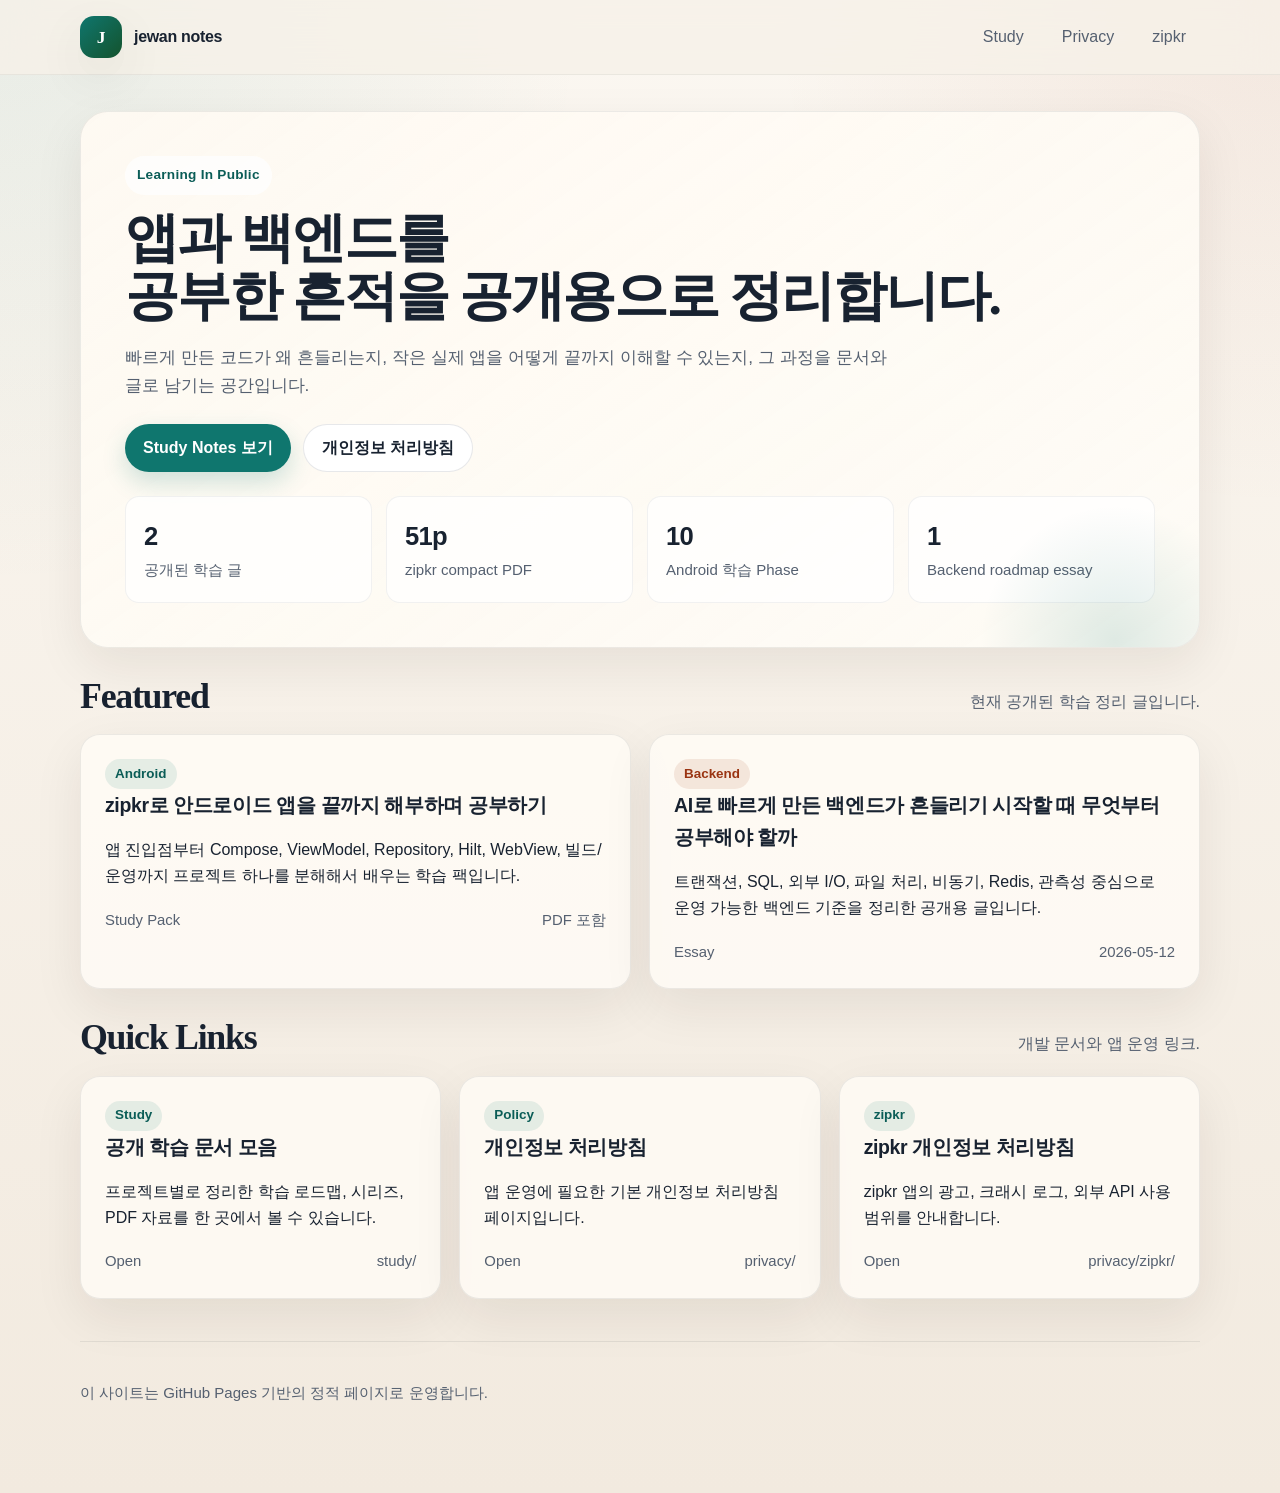
<file: index.html>
<!doctype html>
<html lang="ko">
<head>
  <meta charset="utf-8" />
  <meta name="viewport" content="width=device-width, initial-scale=1" />
  <title>jewan notes</title>
  <meta name="description" content="앱 개발과 백엔드 학습 기록, 공개용 정리 문서, 개인정보 처리방침 링크 모음." />
  <link rel="stylesheet" href="/study/assets/study.css" />
</head>
<body>
  <header class="site-nav">
    <div class="site-nav-inner">
      <a class="brand" href="/">
        <span class="brand-mark">J</span>
        <span>jewan notes</span>
      </a>
      <nav class="nav-links" aria-label="Primary">
        <a class="nav-link" href="/study/">Study</a>
        <a class="nav-link" href="/privacy/">Privacy</a>
        <a class="nav-link" href="/privacy/zipkr/">zipkr</a>
      </nav>
    </div>
  </header>

  <main class="site-shell page">
    <section class="hero">
      <div class="eyebrow">Learning In Public</div>
      <h1>앱과 백엔드를<br />공부한 흔적을 공개용으로 정리합니다.</h1>
      <p>
        빠르게 만든 코드가 왜 흔들리는지, 작은 실제 앱을 어떻게 끝까지 이해할 수 있는지,
        그 과정을 문서와 글로 남기는 공간입니다.
      </p>
      <div class="cta-row">
        <a class="button" href="/study/">Study Notes 보기</a>
        <a class="button-secondary" href="/privacy/">개인정보 처리방침</a>
      </div>
      <div class="stats">
        <div class="stat">
          <strong>2</strong>
          <span>공개된 학습 글</span>
        </div>
        <div class="stat">
          <strong>51p</strong>
          <span>zipkr compact PDF</span>
        </div>
        <div class="stat">
          <strong>10</strong>
          <span>Android 학습 Phase</span>
        </div>
        <div class="stat">
          <strong>1</strong>
          <span>Backend roadmap essay</span>
        </div>
      </div>
    </section>

    <section class="section">
      <div class="section-header">
        <h2>Featured</h2>
        <p>현재 공개된 학습 정리 글입니다.</p>
      </div>
      <div class="grid grid-2">
        <a class="article-card" href="/study/zipkr/">
          <span class="tag">Android</span>
          <h3>zipkr로 안드로이드 앱을 끝까지 해부하며 공부하기</h3>
          <p>
            앱 진입점부터 Compose, ViewModel, Repository, Hilt, WebView, 빌드/운영까지
            프로젝트 하나를 분해해서 배우는 학습 팩입니다.
          </p>
          <footer>
            <span>Study Pack</span>
            <span>PDF 포함</span>
          </footer>
        </a>
        <a class="article-card" href="/study/backend-learning-roadmap/">
          <span class="tag secondary">Backend</span>
          <h3>AI로 빠르게 만든 백엔드가 흔들리기 시작할 때 무엇부터 공부해야 할까</h3>
          <p>
            트랜잭션, SQL, 외부 I/O, 파일 처리, 비동기, Redis, 관측성 중심으로
            운영 가능한 백엔드 기준을 정리한 공개용 글입니다.
          </p>
          <footer>
            <span>Essay</span>
            <span>2026-05-12</span>
          </footer>
        </a>
      </div>
    </section>

    <section class="section">
      <div class="section-header">
        <h2>Quick Links</h2>
        <p>개발 문서와 앱 운영 링크.</p>
      </div>
      <div class="grid grid-3">
        <a class="feature-card" href="/study/">
          <span class="tag">Study</span>
          <h3>공개 학습 문서 모음</h3>
          <p>프로젝트별로 정리한 학습 로드맵, 시리즈, PDF 자료를 한 곳에서 볼 수 있습니다.</p>
          <footer><span>Open</span><span>study/</span></footer>
        </a>
        <a class="feature-card" href="/privacy/">
          <span class="tag">Policy</span>
          <h3>개인정보 처리방침</h3>
          <p>앱 운영에 필요한 기본 개인정보 처리방침 페이지입니다.</p>
          <footer><span>Open</span><span>privacy/</span></footer>
        </a>
        <a class="feature-card" href="/privacy/zipkr/">
          <span class="tag">zipkr</span>
          <h3>zipkr 개인정보 처리방침</h3>
          <p>zipkr 앱의 광고, 크래시 로그, 외부 API 사용 범위를 안내합니다.</p>
          <footer><span>Open</span><span>privacy/zipkr/</span></footer>
        </a>
      </div>
    </section>

    <footer class="footer">
      <p>이 사이트는 GitHub Pages 기반의 정적 페이지로 운영합니다.</p>
    </footer>
  </main>
</body>
</html>
</file>
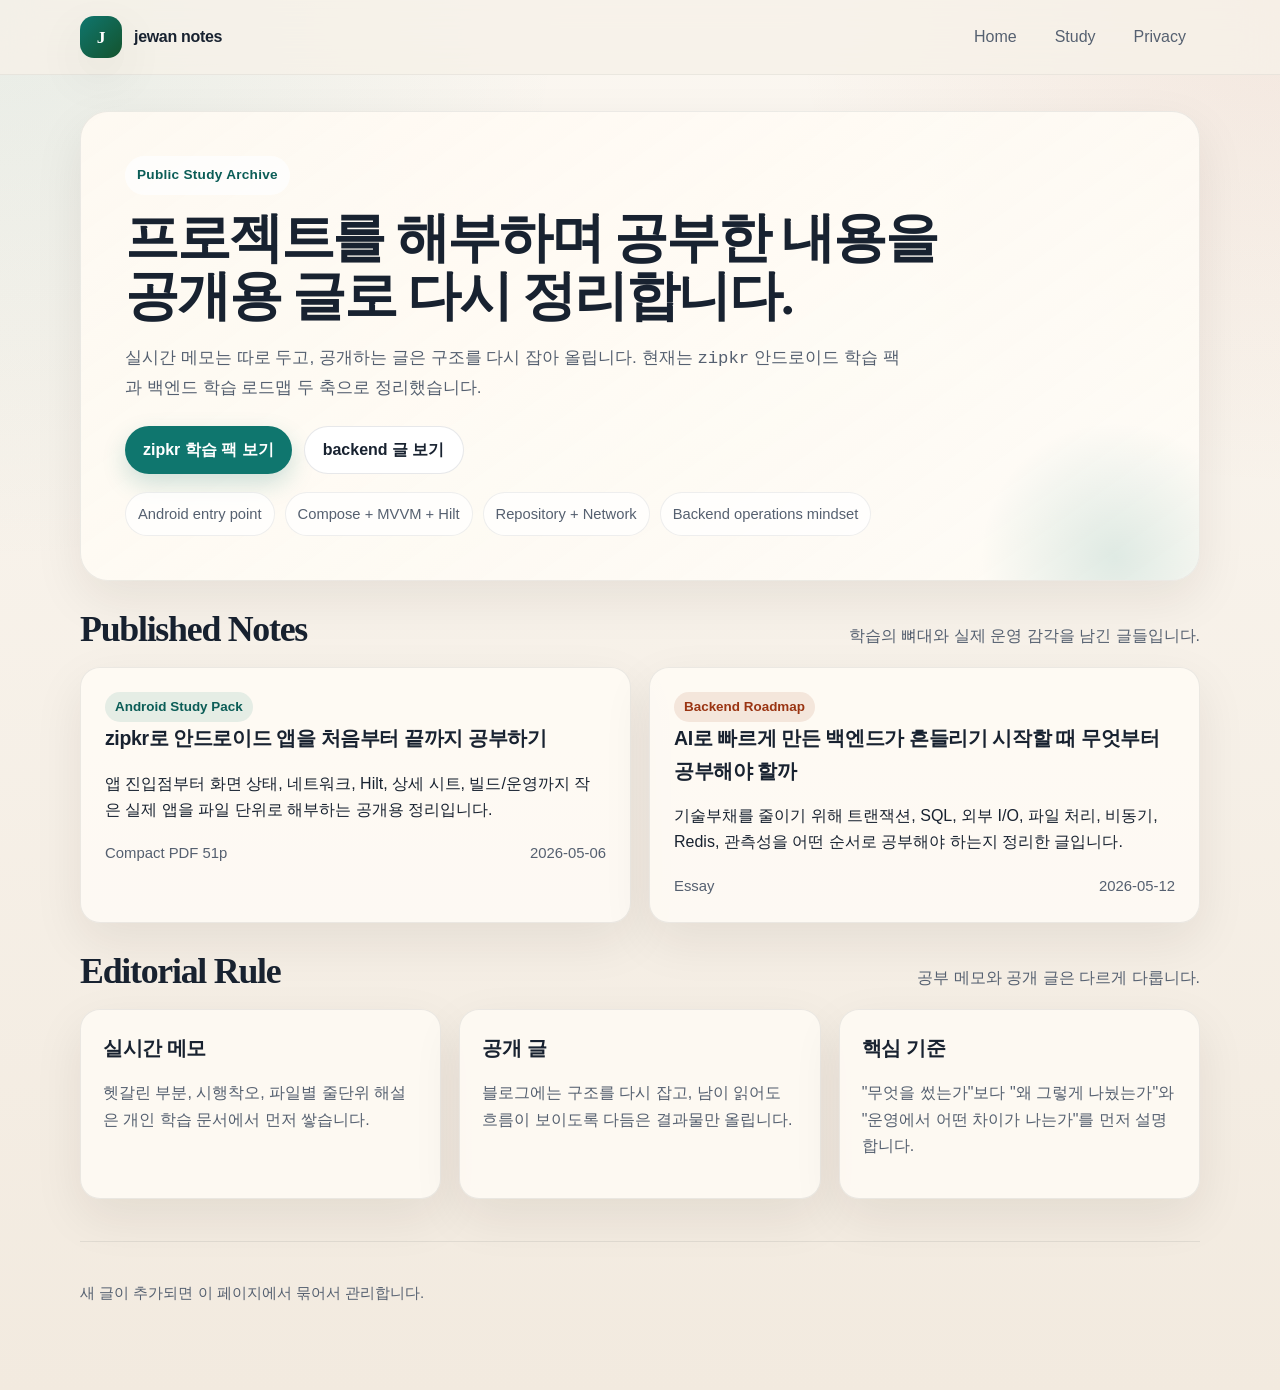
<file: study/index.html>
<!doctype html>
<html lang="ko">
<head>
  <meta charset="utf-8" />
  <meta name="viewport" content="width=device-width, initial-scale=1" />
  <title>Study Notes | jewan</title>
  <meta name="description" content="Android 앱 공부 기록과 운영 가능한 백엔드 학습 로드맵을 공개용으로 정리한 페이지." />
  <link rel="stylesheet" href="/study/assets/study.css" />
</head>
<body>
  <header class="site-nav">
    <div class="site-nav-inner">
      <a class="brand" href="/">
        <span class="brand-mark">J</span>
        <span>jewan notes</span>
      </a>
      <nav class="nav-links" aria-label="Primary">
        <a class="nav-link" href="/">Home</a>
        <a class="nav-link" href="/study/">Study</a>
        <a class="nav-link" href="/privacy/">Privacy</a>
      </nav>
    </div>
  </header>

  <main class="site-shell page">
    <section class="hero">
      <div class="eyebrow">Public Study Archive</div>
      <h1>프로젝트를 해부하며 공부한 내용을<br />공개용 글로 다시 정리합니다.</h1>
      <p>
        실시간 메모는 따로 두고, 공개하는 글은 구조를 다시 잡아 올립니다.
        현재는 <code>zipkr</code> 안드로이드 학습 팩과 백엔드 학습 로드맵 두 축으로 정리했습니다.
      </p>
      <div class="cta-row">
        <a class="button" href="/study/zipkr/">zipkr 학습 팩 보기</a>
        <a class="button-secondary" href="/study/backend-learning-roadmap/">backend 글 보기</a>
      </div>
      <div class="chip-row">
        <span class="chip">Android entry point</span>
        <span class="chip">Compose + MVVM + Hilt</span>
        <span class="chip">Repository + Network</span>
        <span class="chip">Backend operations mindset</span>
      </div>
    </section>

    <section class="section">
      <div class="section-header">
        <h2>Published Notes</h2>
        <p>학습의 뼈대와 실제 운영 감각을 남긴 글들입니다.</p>
      </div>
      <div class="grid grid-2">
        <a class="article-card" href="/study/zipkr/">
          <span class="tag">Android Study Pack</span>
          <h3>zipkr로 안드로이드 앱을 처음부터 끝까지 공부하기</h3>
          <p>
            앱 진입점부터 화면 상태, 네트워크, Hilt, 상세 시트, 빌드/운영까지
            작은 실제 앱을 파일 단위로 해부하는 공개용 정리입니다.
          </p>
          <footer>
            <span>Compact PDF 51p</span>
            <span>2026-05-06</span>
          </footer>
        </a>
        <a class="article-card" href="/study/backend-learning-roadmap/">
          <span class="tag secondary">Backend Roadmap</span>
          <h3>AI로 빠르게 만든 백엔드가 흔들리기 시작할 때 무엇부터 공부해야 할까</h3>
          <p>
            기술부채를 줄이기 위해 트랜잭션, SQL, 외부 I/O, 파일 처리, 비동기, Redis, 관측성을
            어떤 순서로 공부해야 하는지 정리한 글입니다.
          </p>
          <footer>
            <span>Essay</span>
            <span>2026-05-12</span>
          </footer>
        </a>
      </div>
    </section>

    <section class="section">
      <div class="section-header">
        <h2>Editorial Rule</h2>
        <p>공부 메모와 공개 글은 다르게 다룹니다.</p>
      </div>
      <div class="grid grid-3">
        <div class="card">
          <h3>실시간 메모</h3>
          <p>헷갈린 부분, 시행착오, 파일별 줄단위 해설은 개인 학습 문서에서 먼저 쌓습니다.</p>
        </div>
        <div class="card">
          <h3>공개 글</h3>
          <p>블로그에는 구조를 다시 잡고, 남이 읽어도 흐름이 보이도록 다듬은 결과물만 올립니다.</p>
        </div>
        <div class="card">
          <h3>핵심 기준</h3>
          <p>"무엇을 썼는가"보다 "왜 그렇게 나눴는가"와 "운영에서 어떤 차이가 나는가"를 먼저 설명합니다.</p>
        </div>
      </div>
    </section>

    <footer class="footer">
      <p>새 글이 추가되면 이 페이지에서 묶어서 관리합니다.</p>
    </footer>
  </main>
</body>
</html>
</file>
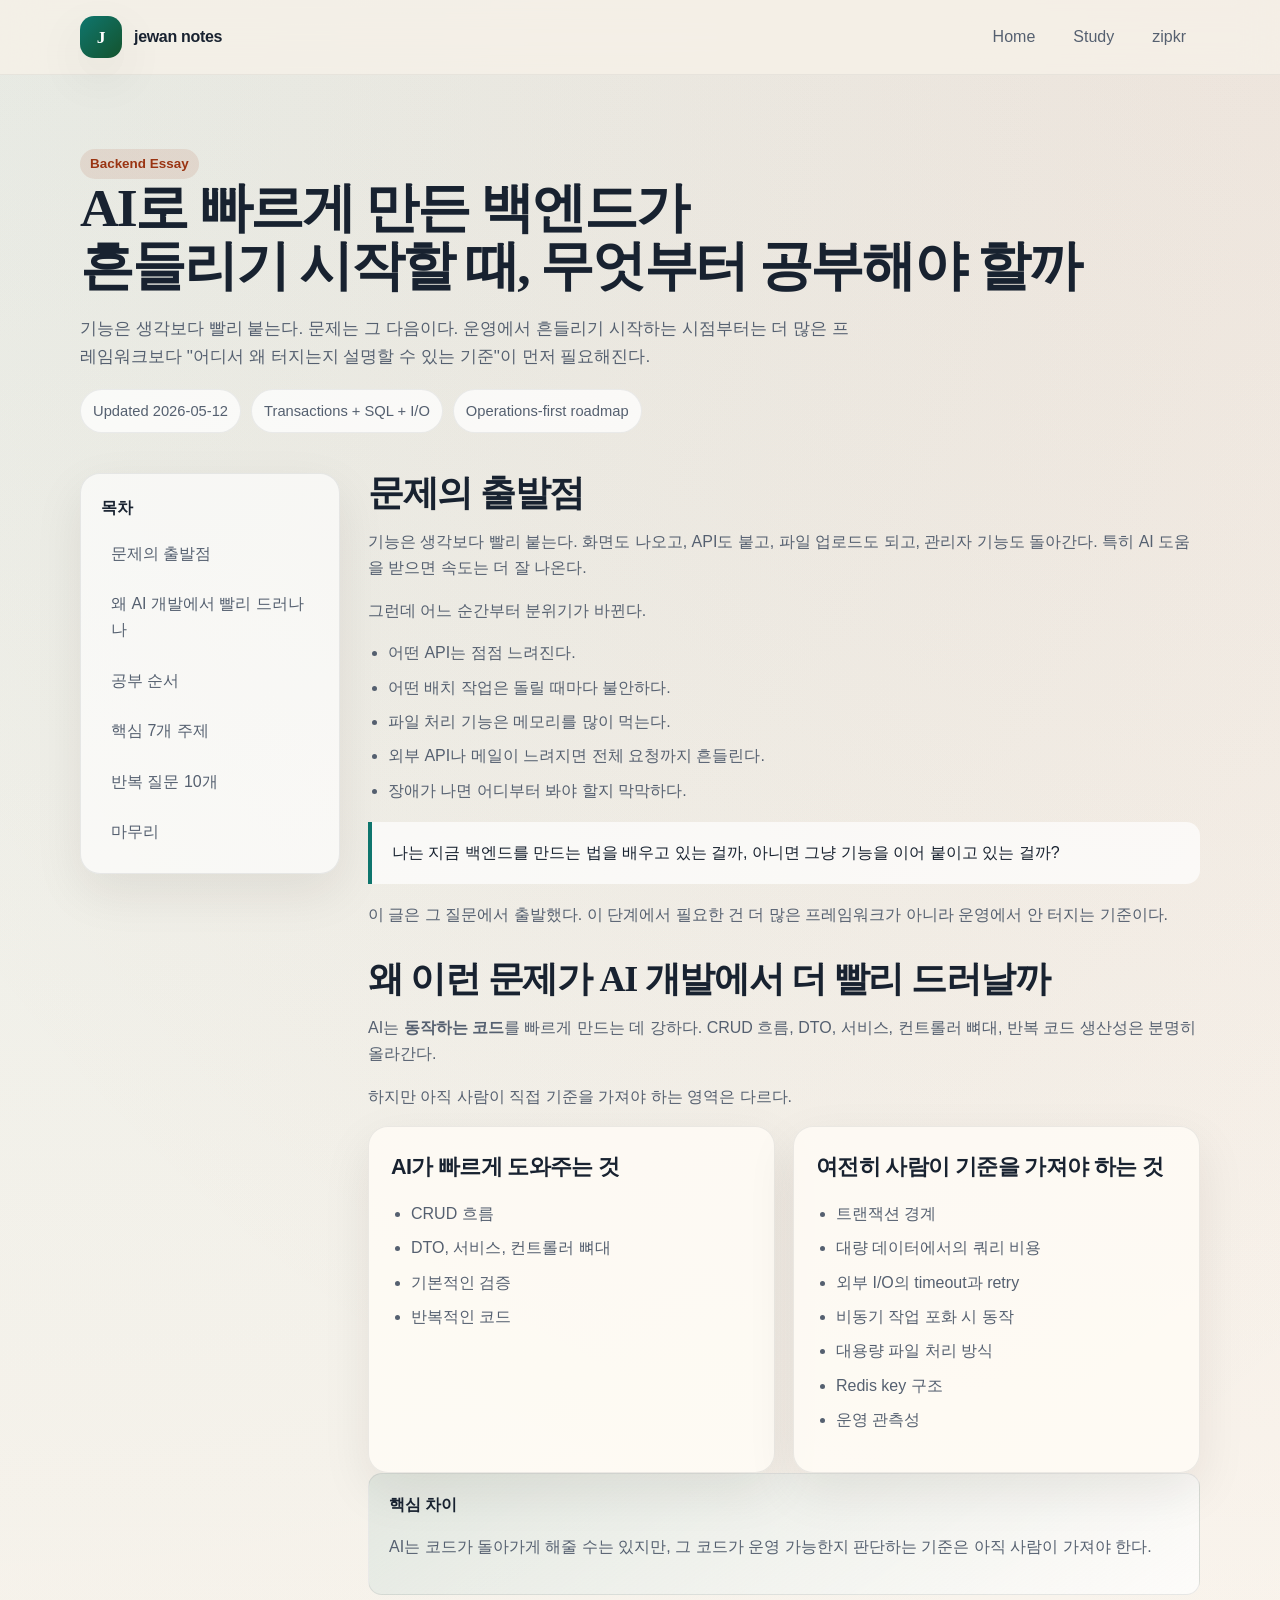
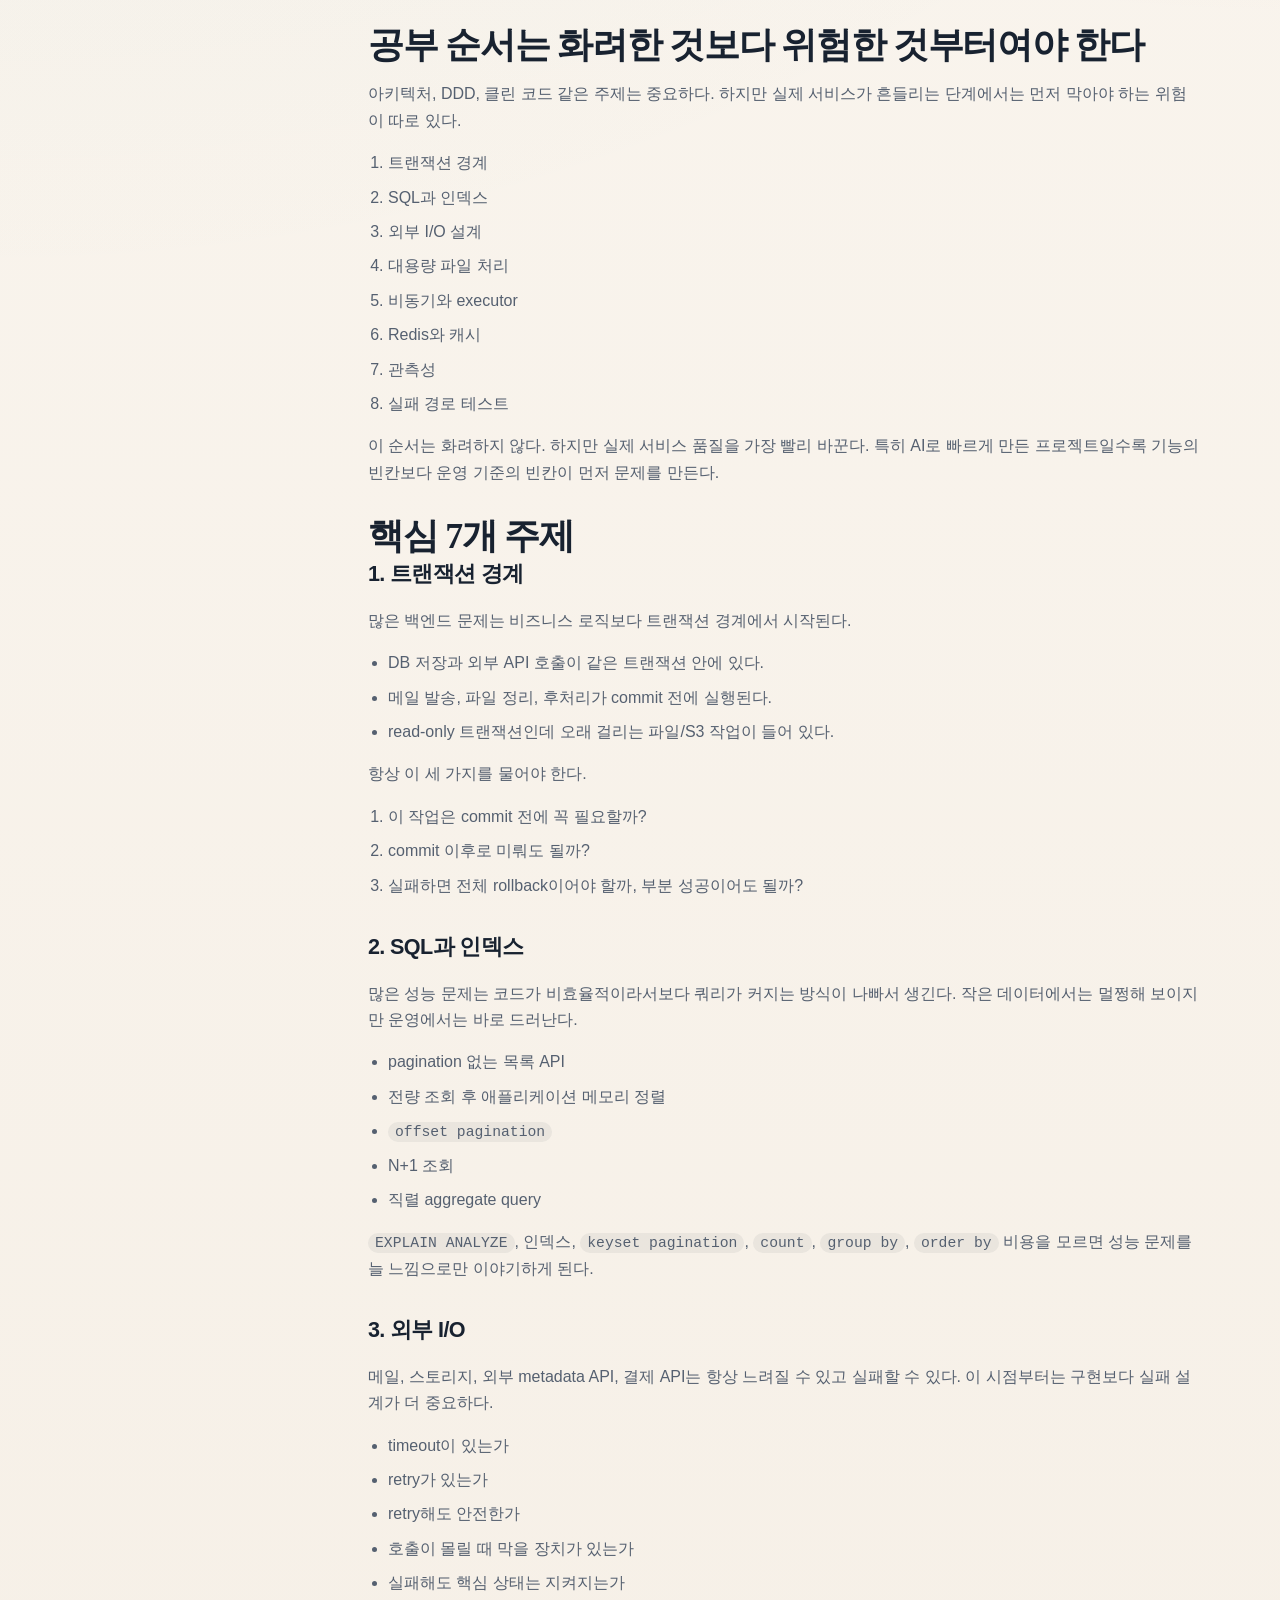
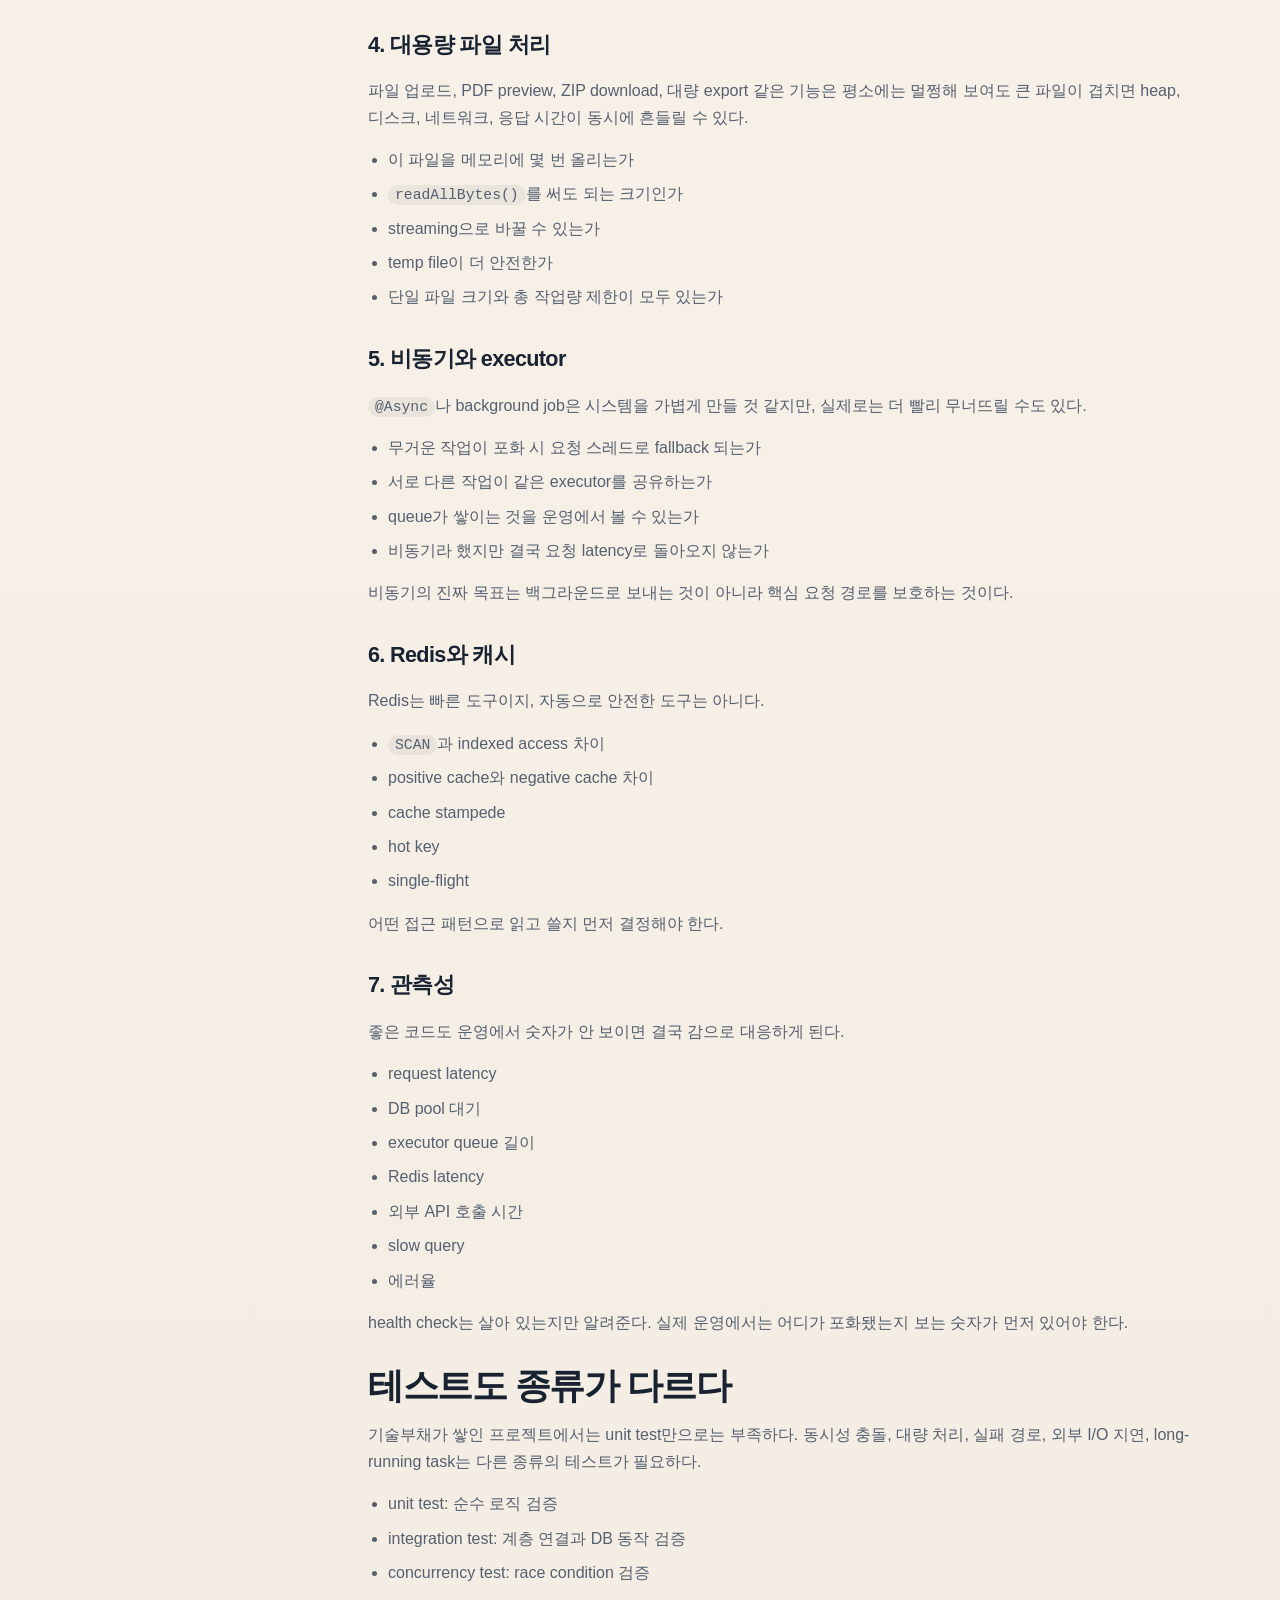
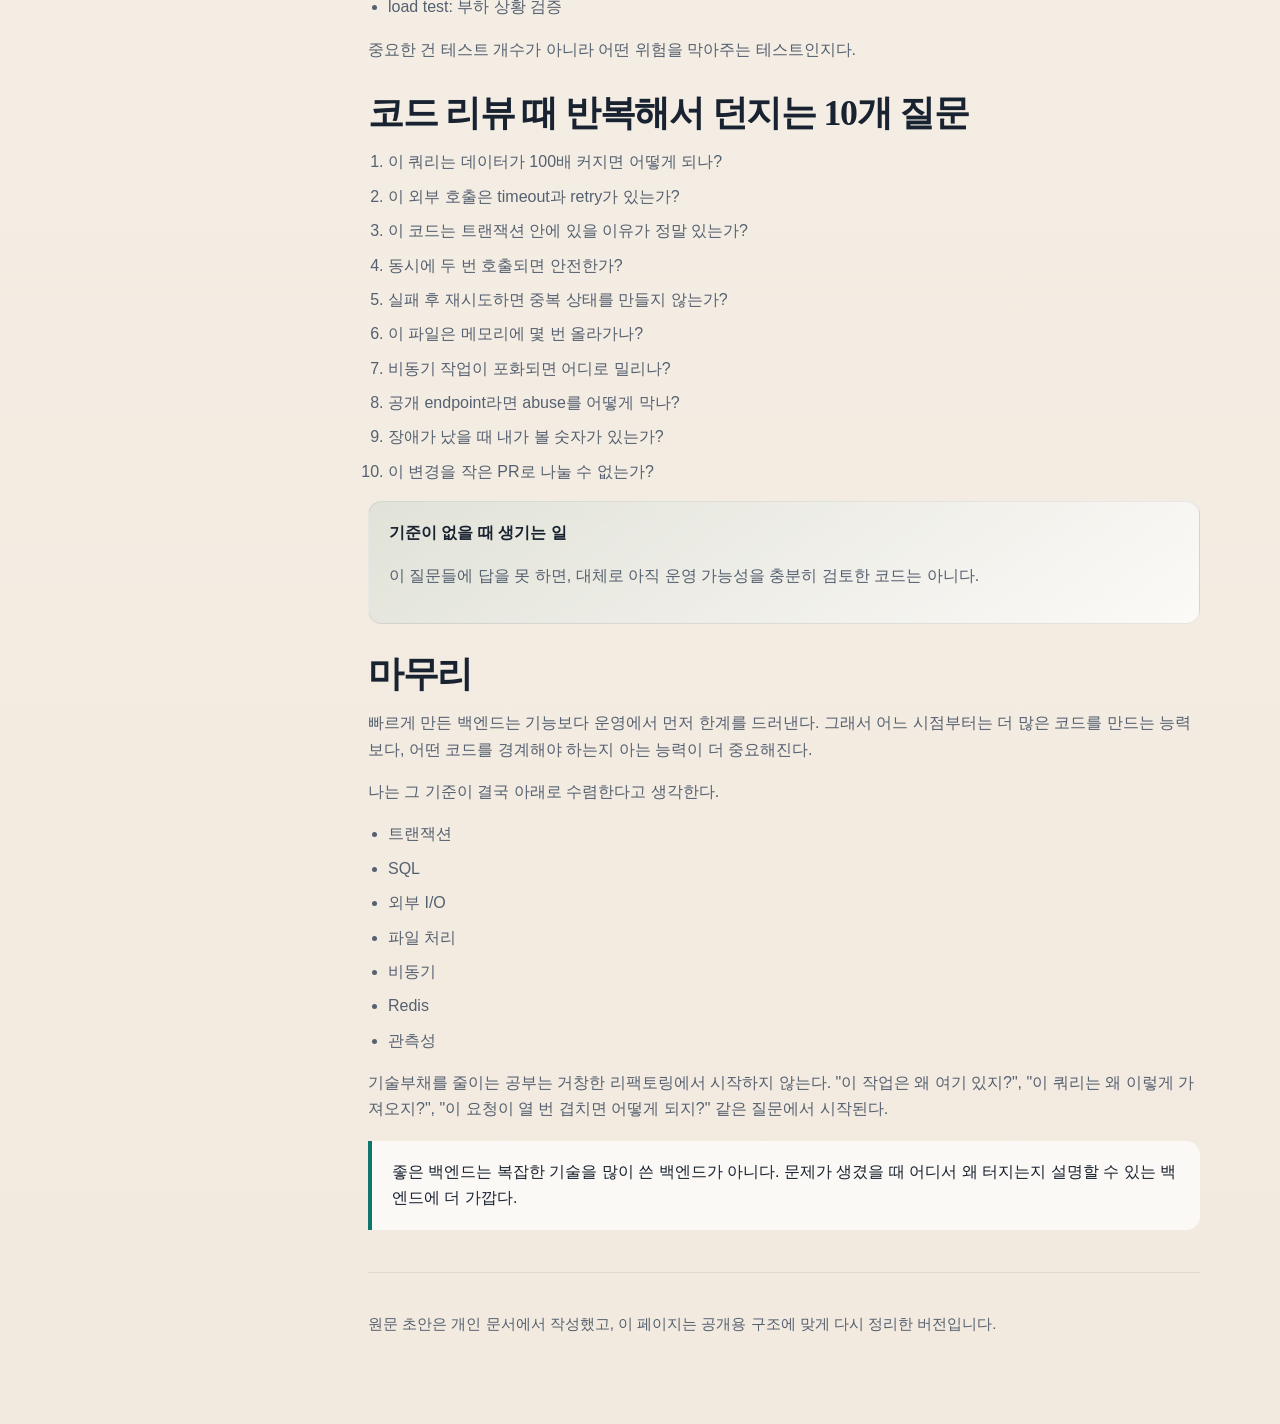
<file: study/backend-learning-roadmap/index.html>
<!doctype html>
<html lang="ko">
<head>
  <meta charset="utf-8" />
  <meta name="viewport" content="width=device-width, initial-scale=1" />
  <title>AI로 빠르게 만든 백엔드가 흔들리기 시작할 때 무엇부터 공부해야 할까 | jewan</title>
  <meta name="description" content="AI로 빠르게 만든 백엔드가 운영에서 흔들리기 시작할 때, 트랜잭션, SQL, 외부 I/O, 파일 처리, 비동기, Redis, 관측성을 어떤 순서로 공부해야 하는지 정리한 글." />
  <link rel="stylesheet" href="/study/assets/study.css" />
</head>
<body>
  <header class="site-nav">
    <div class="site-nav-inner">
      <a class="brand" href="/">
        <span class="brand-mark">J</span>
        <span>jewan notes</span>
      </a>
      <nav class="nav-links" aria-label="Primary">
        <a class="nav-link" href="/">Home</a>
        <a class="nav-link" href="/study/">Study</a>
        <a class="nav-link" href="/study/zipkr/">zipkr</a>
      </nav>
    </div>
  </header>

  <main class="site-shell page">
    <section class="article-hero">
      <span class="tag secondary">Backend Essay</span>
      <h1>AI로 빠르게 만든 백엔드가<br />흔들리기 시작할 때, 무엇부터 공부해야 할까</h1>
      <p class="lead">
        기능은 생각보다 빨리 붙는다. 문제는 그 다음이다.
        운영에서 흔들리기 시작하는 시점부터는 더 많은 프레임워크보다
        "어디서 왜 터지는지 설명할 수 있는 기준"이 먼저 필요해진다.
      </p>
      <div class="article-meta-row">
        <span class="chip">Updated 2026-05-12</span>
        <span class="chip">Transactions + SQL + I/O</span>
        <span class="chip">Operations-first roadmap</span>
      </div>
    </section>

    <div class="article-layout">
      <aside class="side-panel">
        <h3>목차</h3>
        <nav class="toc" aria-label="Table of contents">
          <a href="#start">문제의 출발점</a>
          <a href="#ai">왜 AI 개발에서 빨리 드러나나</a>
          <a href="#order">공부 순서</a>
          <a href="#seven">핵심 7개 주제</a>
          <a href="#questions">반복 질문 10개</a>
          <a href="#close">마무리</a>
        </nav>
      </aside>

      <article class="article-body">
        <section id="start">
          <h2>문제의 출발점</h2>
          <p>
            기능은 생각보다 빨리 붙는다. 화면도 나오고, API도 붙고, 파일 업로드도 되고,
            관리자 기능도 돌아간다. 특히 AI 도움을 받으면 속도는 더 잘 나온다.
          </p>
          <p>그런데 어느 순간부터 분위기가 바뀐다.</p>
          <ul>
            <li>어떤 API는 점점 느려진다.</li>
            <li>어떤 배치 작업은 돌릴 때마다 불안하다.</li>
            <li>파일 처리 기능은 메모리를 많이 먹는다.</li>
            <li>외부 API나 메일이 느려지면 전체 요청까지 흔들린다.</li>
            <li>장애가 나면 어디부터 봐야 할지 막막하다.</li>
          </ul>
          <blockquote>
            나는 지금 백엔드를 만드는 법을 배우고 있는 걸까,
            아니면 그냥 기능을 이어 붙이고 있는 걸까?
          </blockquote>
          <p>
            이 글은 그 질문에서 출발했다. 이 단계에서 필요한 건 더 많은 프레임워크가 아니라
            운영에서 안 터지는 기준이다.
          </p>
        </section>

        <section id="ai">
          <h2>왜 이런 문제가 AI 개발에서 더 빨리 드러날까</h2>
          <p>
            AI는 <strong>동작하는 코드</strong>를 빠르게 만드는 데 강하다.
            CRUD 흐름, DTO, 서비스, 컨트롤러 뼈대, 반복 코드 생산성은 분명히 올라간다.
          </p>
          <p>하지만 아직 사람이 직접 기준을 가져야 하는 영역은 다르다.</p>
          <div class="grid grid-2">
            <div class="card">
              <h3>AI가 빠르게 도와주는 것</h3>
              <ul>
                <li>CRUD 흐름</li>
                <li>DTO, 서비스, 컨트롤러 뼈대</li>
                <li>기본적인 검증</li>
                <li>반복적인 코드</li>
              </ul>
            </div>
            <div class="card">
              <h3>여전히 사람이 기준을 가져야 하는 것</h3>
              <ul>
                <li>트랜잭션 경계</li>
                <li>대량 데이터에서의 쿼리 비용</li>
                <li>외부 I/O의 timeout과 retry</li>
                <li>비동기 작업 포화 시 동작</li>
                <li>대용량 파일 처리 방식</li>
                <li>Redis key 구조</li>
                <li>운영 관측성</li>
              </ul>
            </div>
          </div>
          <div class="callout">
            <strong>핵심 차이</strong>
            <p>AI는 코드가 돌아가게 해줄 수는 있지만, 그 코드가 운영 가능한지 판단하는 기준은 아직 사람이 가져야 한다.</p>
          </div>
        </section>

        <section id="order">
          <h2>공부 순서는 화려한 것보다 위험한 것부터여야 한다</h2>
          <p>
            아키텍처, DDD, 클린 코드 같은 주제는 중요하다. 하지만 실제 서비스가 흔들리는 단계에서는
            먼저 막아야 하는 위험이 따로 있다.
          </p>
          <ol>
            <li>트랜잭션 경계</li>
            <li>SQL과 인덱스</li>
            <li>외부 I/O 설계</li>
            <li>대용량 파일 처리</li>
            <li>비동기와 executor</li>
            <li>Redis와 캐시</li>
            <li>관측성</li>
            <li>실패 경로 테스트</li>
          </ol>
          <p>
            이 순서는 화려하지 않다. 하지만 실제 서비스 품질을 가장 빨리 바꾼다.
            특히 AI로 빠르게 만든 프로젝트일수록 기능의 빈칸보다 운영 기준의 빈칸이 먼저 문제를 만든다.
          </p>
        </section>

        <section id="seven">
          <h2>핵심 7개 주제</h2>

          <section>
            <h3>1. 트랜잭션 경계</h3>
            <p>많은 백엔드 문제는 비즈니스 로직보다 트랜잭션 경계에서 시작된다.</p>
            <ul>
              <li>DB 저장과 외부 API 호출이 같은 트랜잭션 안에 있다.</li>
              <li>메일 발송, 파일 정리, 후처리가 commit 전에 실행된다.</li>
              <li>read-only 트랜잭션인데 오래 걸리는 파일/S3 작업이 들어 있다.</li>
            </ul>
            <p>항상 이 세 가지를 물어야 한다.</p>
            <ol>
              <li>이 작업은 commit 전에 꼭 필요할까?</li>
              <li>commit 이후로 미뤄도 될까?</li>
              <li>실패하면 전체 rollback이어야 할까, 부분 성공이어도 될까?</li>
            </ol>
          </section>

          <section>
            <h3>2. SQL과 인덱스</h3>
            <p>
              많은 성능 문제는 코드가 비효율적이라서보다 쿼리가 커지는 방식이 나빠서 생긴다.
              작은 데이터에서는 멀쩡해 보이지만 운영에서는 바로 드러난다.
            </p>
            <ul>
              <li>pagination 없는 목록 API</li>
              <li>전량 조회 후 애플리케이션 메모리 정렬</li>
              <li><code>offset pagination</code></li>
              <li>N+1 조회</li>
              <li>직렬 aggregate query</li>
            </ul>
            <p>
              <code>EXPLAIN ANALYZE</code>, 인덱스, <code>keyset pagination</code>,
              <code>count</code>, <code>group by</code>, <code>order by</code> 비용을 모르면
              성능 문제를 늘 느낌으로만 이야기하게 된다.
            </p>
          </section>

          <section>
            <h3>3. 외부 I/O</h3>
            <p>
              메일, 스토리지, 외부 metadata API, 결제 API는 항상 느려질 수 있고 실패할 수 있다.
              이 시점부터는 구현보다 실패 설계가 더 중요하다.
            </p>
            <ul>
              <li>timeout이 있는가</li>
              <li>retry가 있는가</li>
              <li>retry해도 안전한가</li>
              <li>호출이 몰릴 때 막을 장치가 있는가</li>
              <li>실패해도 핵심 상태는 지켜지는가</li>
            </ul>
          </section>

          <section>
            <h3>4. 대용량 파일 처리</h3>
            <p>
              파일 업로드, PDF preview, ZIP download, 대량 export 같은 기능은 평소에는 멀쩡해 보여도
              큰 파일이 겹치면 heap, 디스크, 네트워크, 응답 시간이 동시에 흔들릴 수 있다.
            </p>
            <ul>
              <li>이 파일을 메모리에 몇 번 올리는가</li>
              <li><code>readAllBytes()</code>를 써도 되는 크기인가</li>
              <li>streaming으로 바꿀 수 있는가</li>
              <li>temp file이 더 안전한가</li>
              <li>단일 파일 크기와 총 작업량 제한이 모두 있는가</li>
            </ul>
          </section>

          <section>
            <h3>5. 비동기와 executor</h3>
            <p>
              <code>@Async</code>나 background job은 시스템을 가볍게 만들 것 같지만,
              실제로는 더 빨리 무너뜨릴 수도 있다.
            </p>
            <ul>
              <li>무거운 작업이 포화 시 요청 스레드로 fallback 되는가</li>
              <li>서로 다른 작업이 같은 executor를 공유하는가</li>
              <li>queue가 쌓이는 것을 운영에서 볼 수 있는가</li>
              <li>비동기라 했지만 결국 요청 latency로 돌아오지 않는가</li>
            </ul>
            <p>비동기의 진짜 목표는 백그라운드로 보내는 것이 아니라 핵심 요청 경로를 보호하는 것이다.</p>
          </section>

          <section>
            <h3>6. Redis와 캐시</h3>
            <p>Redis는 빠른 도구이지, 자동으로 안전한 도구는 아니다.</p>
            <ul>
              <li><code>SCAN</code>과 indexed access 차이</li>
              <li>positive cache와 negative cache 차이</li>
              <li>cache stampede</li>
              <li>hot key</li>
              <li>single-flight</li>
            </ul>
            <p>어떤 접근 패턴으로 읽고 쓸지 먼저 결정해야 한다.</p>
          </section>

          <section>
            <h3>7. 관측성</h3>
            <p>좋은 코드도 운영에서 숫자가 안 보이면 결국 감으로 대응하게 된다.</p>
            <ul>
              <li>request latency</li>
              <li>DB pool 대기</li>
              <li>executor queue 길이</li>
              <li>Redis latency</li>
              <li>외부 API 호출 시간</li>
              <li>slow query</li>
              <li>에러율</li>
            </ul>
            <p>
              health check는 살아 있는지만 알려준다.
              실제 운영에서는 어디가 포화됐는지 보는 숫자가 먼저 있어야 한다.
            </p>
          </section>
        </section>

        <section>
          <h2>테스트도 종류가 다르다</h2>
          <p>
            기술부채가 쌓인 프로젝트에서는 unit test만으로는 부족하다.
            동시성 충돌, 대량 처리, 실패 경로, 외부 I/O 지연, long-running task는 다른 종류의 테스트가 필요하다.
          </p>
          <ul>
            <li>unit test: 순수 로직 검증</li>
            <li>integration test: 계층 연결과 DB 동작 검증</li>
            <li>concurrency test: race condition 검증</li>
            <li>load test: 부하 상황 검증</li>
          </ul>
          <p>중요한 건 테스트 개수가 아니라 어떤 위험을 막아주는 테스트인지다.</p>
        </section>

        <section id="questions">
          <h2>코드 리뷰 때 반복해서 던지는 10개 질문</h2>
          <ol>
            <li>이 쿼리는 데이터가 100배 커지면 어떻게 되나?</li>
            <li>이 외부 호출은 timeout과 retry가 있는가?</li>
            <li>이 코드는 트랜잭션 안에 있을 이유가 정말 있는가?</li>
            <li>동시에 두 번 호출되면 안전한가?</li>
            <li>실패 후 재시도하면 중복 상태를 만들지 않는가?</li>
            <li>이 파일은 메모리에 몇 번 올라가나?</li>
            <li>비동기 작업이 포화되면 어디로 밀리나?</li>
            <li>공개 endpoint라면 abuse를 어떻게 막나?</li>
            <li>장애가 났을 때 내가 볼 숫자가 있는가?</li>
            <li>이 변경을 작은 PR로 나눌 수 없는가?</li>
          </ol>
          <div class="callout">
            <strong>기준이 없을 때 생기는 일</strong>
            <p>이 질문들에 답을 못 하면, 대체로 아직 운영 가능성을 충분히 검토한 코드는 아니다.</p>
          </div>
        </section>

        <section id="close">
          <h2>마무리</h2>
          <p>
            빠르게 만든 백엔드는 기능보다 운영에서 먼저 한계를 드러낸다.
            그래서 어느 시점부터는 더 많은 코드를 만드는 능력보다,
            어떤 코드를 경계해야 하는지 아는 능력이 더 중요해진다.
          </p>
          <p>나는 그 기준이 결국 아래로 수렴한다고 생각한다.</p>
          <ul>
            <li>트랜잭션</li>
            <li>SQL</li>
            <li>외부 I/O</li>
            <li>파일 처리</li>
            <li>비동기</li>
            <li>Redis</li>
            <li>관측성</li>
          </ul>
          <p>
            기술부채를 줄이는 공부는 거창한 리팩토링에서 시작하지 않는다.
            "이 작업은 왜 여기 있지?", "이 쿼리는 왜 이렇게 가져오지?", "이 요청이 열 번 겹치면 어떻게 되지?"
            같은 질문에서 시작된다.
          </p>
          <blockquote>
            좋은 백엔드는 복잡한 기술을 많이 쓴 백엔드가 아니다.
            문제가 생겼을 때 어디서 왜 터지는지 설명할 수 있는 백엔드에 더 가깝다.
          </blockquote>
        </section>

        <footer class="footer">
          <p>원문 초안은 개인 문서에서 작성했고, 이 페이지는 공개용 구조에 맞게 다시 정리한 버전입니다.</p>
        </footer>
      </article>
    </div>
  </main>
</body>
</html>
</file>
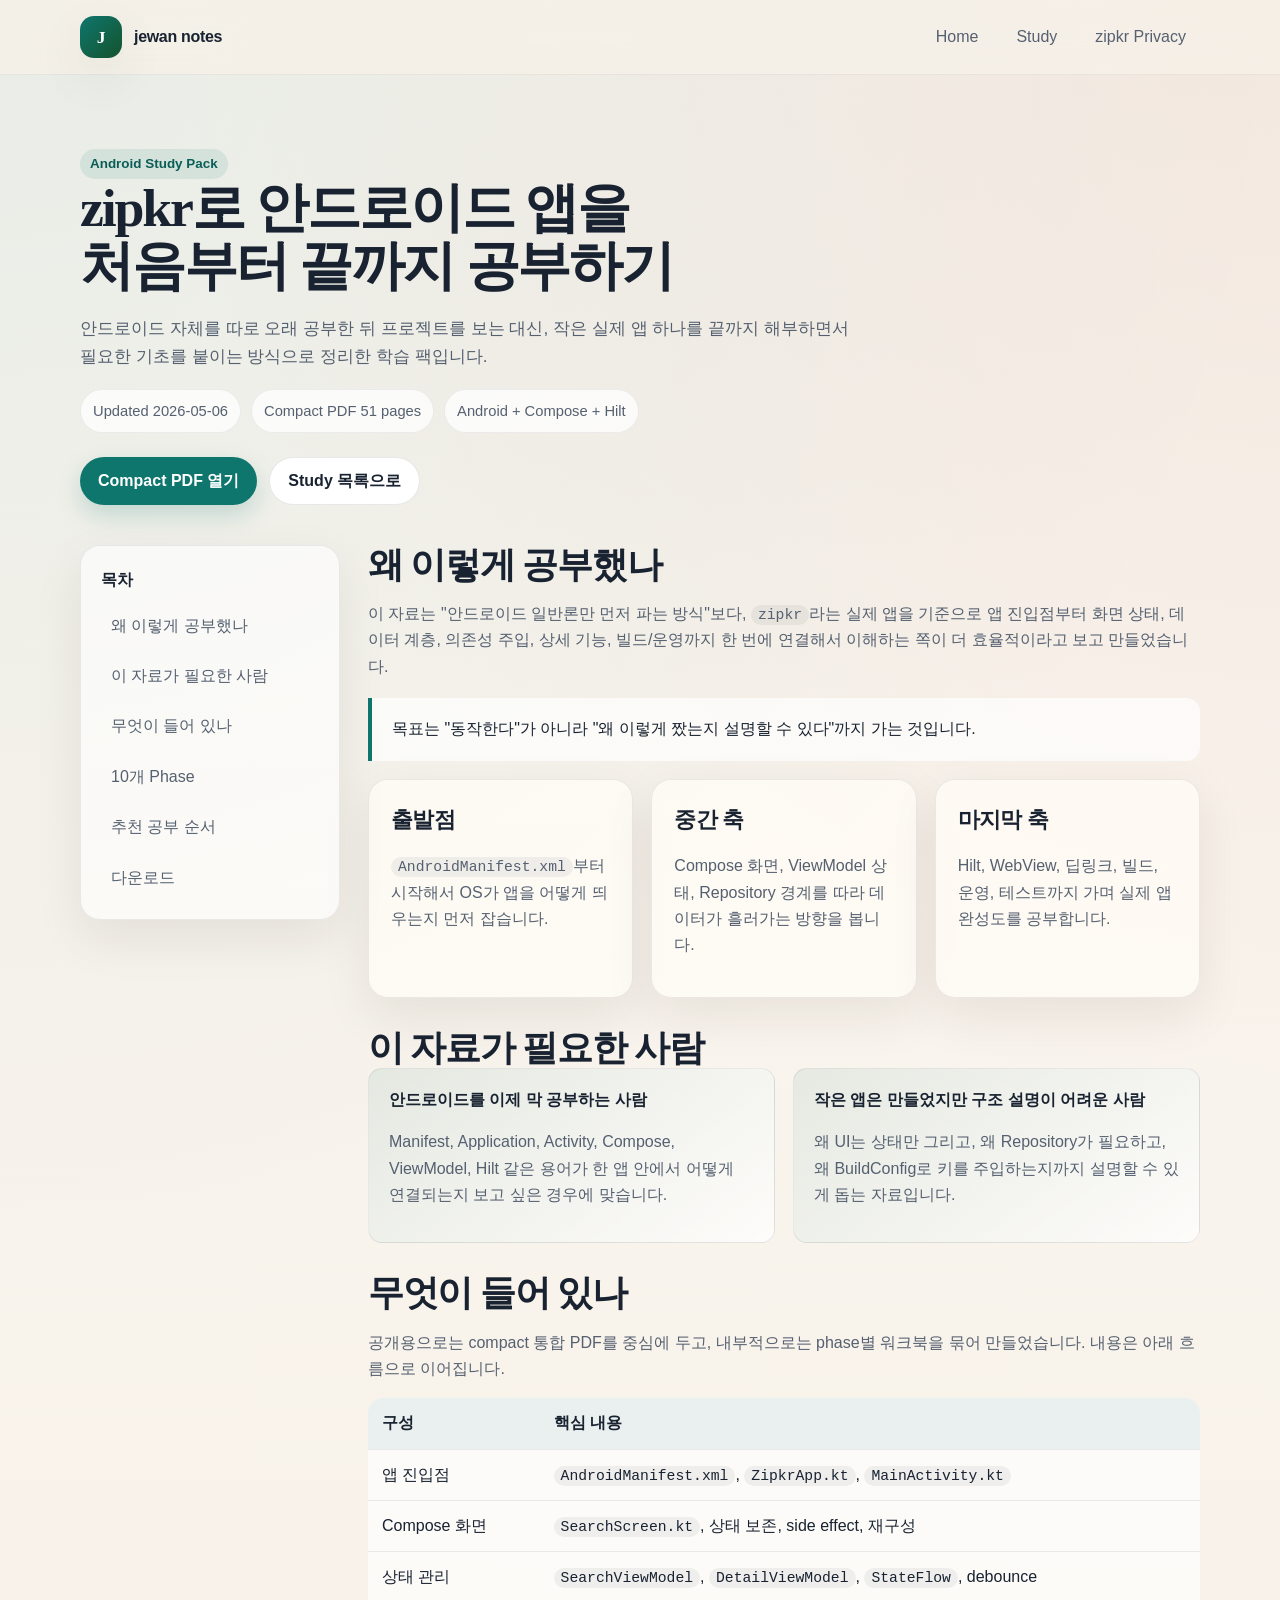
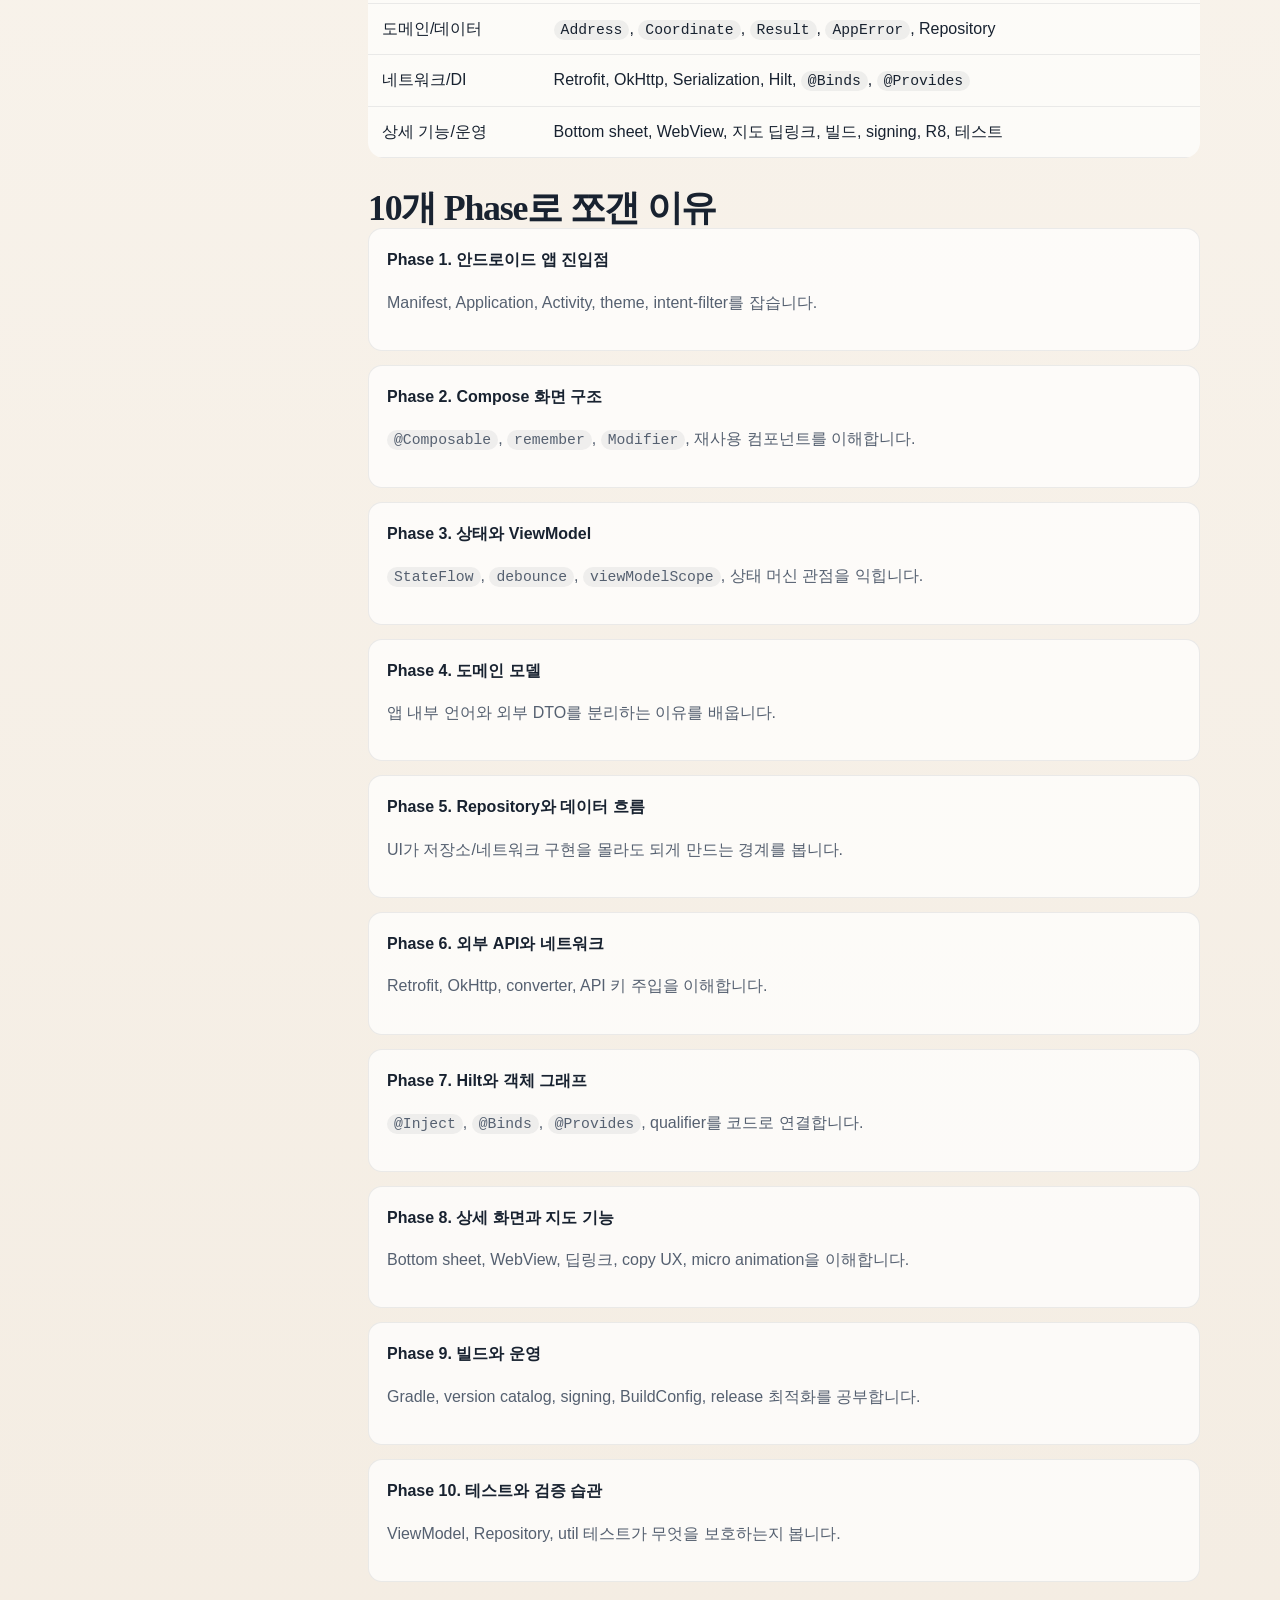
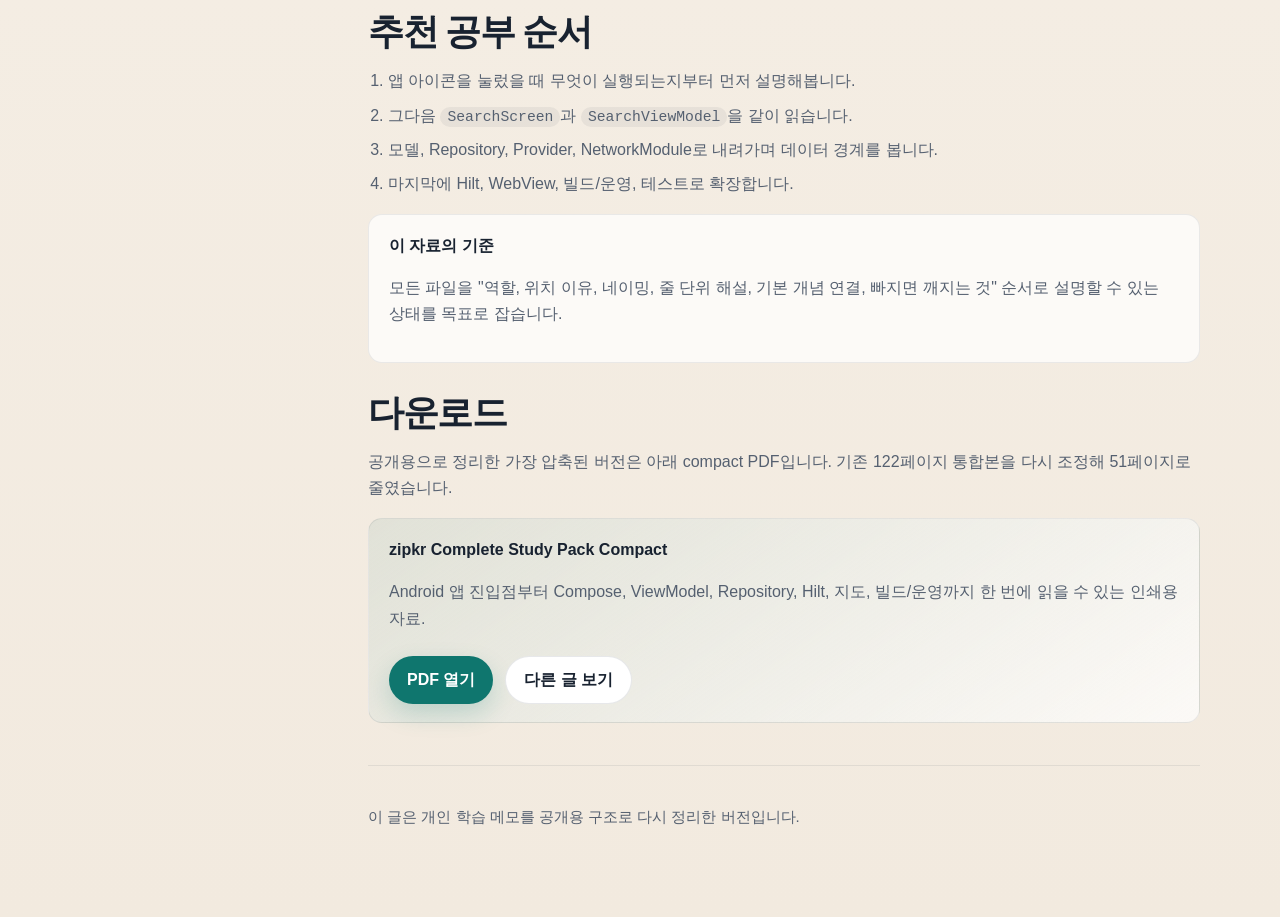
<file: study/zipkr/index.html>
<!doctype html>
<html lang="ko">
<head>
  <meta charset="utf-8" />
  <meta name="viewport" content="width=device-width, initial-scale=1" />
  <title>zipkr로 안드로이드 앱 공부하기 | jewan</title>
  <meta name="description" content="zipkr 프로젝트를 기준으로 AndroidManifest, Application, Activity, Compose, ViewModel, Repository, Hilt, WebView, 빌드/운영까지 해부하며 공부하는 공개용 정리." />
  <link rel="stylesheet" href="/study/assets/study.css" />
</head>
<body>
  <header class="site-nav">
    <div class="site-nav-inner">
      <a class="brand" href="/">
        <span class="brand-mark">J</span>
        <span>jewan notes</span>
      </a>
      <nav class="nav-links" aria-label="Primary">
        <a class="nav-link" href="/">Home</a>
        <a class="nav-link" href="/study/">Study</a>
        <a class="nav-link" href="/privacy/zipkr/">zipkr Privacy</a>
      </nav>
    </div>
  </header>

  <main class="site-shell page">
    <section class="article-hero">
      <span class="tag">Android Study Pack</span>
      <h1>zipkr로 안드로이드 앱을<br />처음부터 끝까지 공부하기</h1>
      <p class="lead">
        안드로이드 자체를 따로 오래 공부한 뒤 프로젝트를 보는 대신,
        작은 실제 앱 하나를 끝까지 해부하면서 필요한 기초를 붙이는 방식으로 정리한 학습 팩입니다.
      </p>
      <div class="article-meta-row">
        <span class="chip">Updated 2026-05-06</span>
        <span class="chip">Compact PDF 51 pages</span>
        <span class="chip">Android + Compose + Hilt</span>
      </div>
      <div class="cta-row">
        <a class="button" href="/study/assets/android-zipkr-complete-study-pack-compact-2026-05-06.pdf">Compact PDF 열기</a>
        <a class="button-secondary" href="/study/">Study 목록으로</a>
      </div>
    </section>

    <div class="article-layout">
      <aside class="side-panel">
        <h3>목차</h3>
        <nav class="toc" aria-label="Table of contents">
          <a href="#why">왜 이렇게 공부했나</a>
          <a href="#who">이 자료가 필요한 사람</a>
          <a href="#inside">무엇이 들어 있나</a>
          <a href="#phases">10개 Phase</a>
          <a href="#how">추천 공부 순서</a>
          <a href="#download">다운로드</a>
        </nav>
      </aside>

      <article class="article-body">
        <section id="why">
          <h2>왜 이렇게 공부했나</h2>
          <p>
            이 자료는 "안드로이드 일반론만 먼저 파는 방식"보다,
            <code>zipkr</code>라는 실제 앱을 기준으로 앱 진입점부터 화면 상태, 데이터 계층,
            의존성 주입, 상세 기능, 빌드/운영까지 한 번에 연결해서 이해하는 쪽이 더 효율적이라고 보고 만들었습니다.
          </p>
          <blockquote>
            목표는 "동작한다"가 아니라 "왜 이렇게 짰는지 설명할 수 있다"까지 가는 것입니다.
          </blockquote>
          <div class="grid grid-3">
            <div class="card">
              <h3>출발점</h3>
              <p><code>AndroidManifest.xml</code>부터 시작해서 OS가 앱을 어떻게 띄우는지 먼저 잡습니다.</p>
            </div>
            <div class="card">
              <h3>중간 축</h3>
              <p>Compose 화면, ViewModel 상태, Repository 경계를 따라 데이터가 흘러가는 방향을 봅니다.</p>
            </div>
            <div class="card">
              <h3>마지막 축</h3>
              <p>Hilt, WebView, 딥링크, 빌드, 운영, 테스트까지 가며 실제 앱 완성도를 공부합니다.</p>
            </div>
          </div>
        </section>

        <section id="who">
          <h2>이 자료가 필요한 사람</h2>
          <div class="grid grid-2">
            <div class="callout">
              <strong>안드로이드를 이제 막 공부하는 사람</strong>
              <p>Manifest, Application, Activity, Compose, ViewModel, Hilt 같은 용어가 한 앱 안에서 어떻게 연결되는지 보고 싶은 경우에 맞습니다.</p>
            </div>
            <div class="callout">
              <strong>작은 앱은 만들었지만 구조 설명이 어려운 사람</strong>
              <p>왜 UI는 상태만 그리고, 왜 Repository가 필요하고, 왜 BuildConfig로 키를 주입하는지까지 설명할 수 있게 돕는 자료입니다.</p>
            </div>
          </div>
        </section>

        <section id="inside">
          <h2>무엇이 들어 있나</h2>
          <p>
            공개용으로는 compact 통합 PDF를 중심에 두고, 내부적으로는 phase별 워크북을 묶어 만들었습니다.
            내용은 아래 흐름으로 이어집니다.
          </p>
          <table>
            <thead>
              <tr>
                <th>구성</th>
                <th>핵심 내용</th>
              </tr>
            </thead>
            <tbody>
              <tr>
                <td>앱 진입점</td>
                <td><code>AndroidManifest.xml</code>, <code>ZipkrApp.kt</code>, <code>MainActivity.kt</code></td>
              </tr>
              <tr>
                <td>Compose 화면</td>
                <td><code>SearchScreen.kt</code>, 상태 보존, side effect, 재구성</td>
              </tr>
              <tr>
                <td>상태 관리</td>
                <td><code>SearchViewModel</code>, <code>DetailViewModel</code>, <code>StateFlow</code>, debounce</td>
              </tr>
              <tr>
                <td>도메인/데이터</td>
                <td><code>Address</code>, <code>Coordinate</code>, <code>Result</code>, <code>AppError</code>, Repository</td>
              </tr>
              <tr>
                <td>네트워크/DI</td>
                <td>Retrofit, OkHttp, Serialization, Hilt, <code>@Binds</code>, <code>@Provides</code></td>
              </tr>
              <tr>
                <td>상세 기능/운영</td>
                <td>Bottom sheet, WebView, 지도 딥링크, 빌드, signing, R8, 테스트</td>
              </tr>
            </tbody>
          </table>
        </section>

        <section id="phases">
          <h2>10개 Phase로 쪼갠 이유</h2>
          <div class="phase-list">
            <div class="phase-item">
              <strong>Phase 1. 안드로이드 앱 진입점</strong>
              <p>Manifest, Application, Activity, theme, intent-filter를 잡습니다.</p>
            </div>
            <div class="phase-item">
              <strong>Phase 2. Compose 화면 구조</strong>
              <p><code>@Composable</code>, <code>remember</code>, <code>Modifier</code>, 재사용 컴포넌트를 이해합니다.</p>
            </div>
            <div class="phase-item">
              <strong>Phase 3. 상태와 ViewModel</strong>
              <p><code>StateFlow</code>, <code>debounce</code>, <code>viewModelScope</code>, 상태 머신 관점을 익힙니다.</p>
            </div>
            <div class="phase-item">
              <strong>Phase 4. 도메인 모델</strong>
              <p>앱 내부 언어와 외부 DTO를 분리하는 이유를 배웁니다.</p>
            </div>
            <div class="phase-item">
              <strong>Phase 5. Repository와 데이터 흐름</strong>
              <p>UI가 저장소/네트워크 구현을 몰라도 되게 만드는 경계를 봅니다.</p>
            </div>
            <div class="phase-item">
              <strong>Phase 6. 외부 API와 네트워크</strong>
              <p>Retrofit, OkHttp, converter, API 키 주입을 이해합니다.</p>
            </div>
            <div class="phase-item">
              <strong>Phase 7. Hilt와 객체 그래프</strong>
              <p><code>@Inject</code>, <code>@Binds</code>, <code>@Provides</code>, qualifier를 코드로 연결합니다.</p>
            </div>
            <div class="phase-item">
              <strong>Phase 8. 상세 화면과 지도 기능</strong>
              <p>Bottom sheet, WebView, 딥링크, copy UX, micro animation을 이해합니다.</p>
            </div>
            <div class="phase-item">
              <strong>Phase 9. 빌드와 운영</strong>
              <p>Gradle, version catalog, signing, BuildConfig, release 최적화를 공부합니다.</p>
            </div>
            <div class="phase-item">
              <strong>Phase 10. 테스트와 검증 습관</strong>
              <p>ViewModel, Repository, util 테스트가 무엇을 보호하는지 봅니다.</p>
            </div>
          </div>
        </section>

        <section id="how">
          <h2>추천 공부 순서</h2>
          <ol>
            <li>앱 아이콘을 눌렀을 때 무엇이 실행되는지부터 먼저 설명해봅니다.</li>
            <li>그다음 <code>SearchScreen</code>과 <code>SearchViewModel</code>을 같이 읽습니다.</li>
            <li>모델, Repository, Provider, NetworkModule로 내려가며 데이터 경계를 봅니다.</li>
            <li>마지막에 Hilt, WebView, 빌드/운영, 테스트로 확장합니다.</li>
          </ol>
          <div class="note">
            <strong>이 자료의 기준</strong>
            <p>모든 파일을 "역할, 위치 이유, 네이밍, 줄 단위 해설, 기본 개념 연결, 빠지면 깨지는 것" 순서로 설명할 수 있는 상태를 목표로 잡습니다.</p>
          </div>
        </section>

        <section id="download">
          <h2>다운로드</h2>
          <p>
            공개용으로 정리한 가장 압축된 버전은 아래 compact PDF입니다.
            기존 122페이지 통합본을 다시 조정해 51페이지로 줄였습니다.
          </p>
          <div class="callout">
            <strong>zipkr Complete Study Pack Compact</strong>
            <p>Android 앱 진입점부터 Compose, ViewModel, Repository, Hilt, 지도, 빌드/운영까지 한 번에 읽을 수 있는 인쇄용 자료.</p>
            <div class="cta-row">
              <a class="button" href="/study/assets/android-zipkr-complete-study-pack-compact-2026-05-06.pdf">PDF 열기</a>
              <a class="button-secondary" href="/study/">다른 글 보기</a>
            </div>
          </div>
        </section>

        <footer class="footer">
          <p>이 글은 개인 학습 메모를 공개용 구조로 다시 정리한 버전입니다.</p>
        </footer>
      </article>
    </div>
  </main>
</body>
</html>
</file>
<file: study/assets/study.css>
:root {
  --bg: #f6f1e8;
  --bg-strong: #efe6d7;
  --paper: rgba(255, 252, 246, 0.82);
  --paper-strong: #fffaf2;
  --ink: #182230;
  --muted: #556070;
  --line: rgba(24, 34, 48, 0.12);
  --accent: #0f766e;
  --accent-strong: #0b5d57;
  --accent-soft: rgba(15, 118, 110, 0.1);
  --secondary: #9a3412;
  --secondary-soft: rgba(154, 52, 18, 0.1);
  --shadow: 0 18px 50px rgba(35, 29, 18, 0.08);
  --radius-xl: 28px;
  --radius-lg: 20px;
  --radius-md: 14px;
  --radius-sm: 10px;
  --content-width: 1120px;
}

* {
  box-sizing: border-box;
}

html {
  scroll-behavior: smooth;
}

body {
  margin: 0;
  min-height: 100vh;
  color: var(--ink);
  background:
    radial-gradient(circle at top left, rgba(15, 118, 110, 0.08), transparent 30%),
    radial-gradient(circle at top right, rgba(154, 52, 18, 0.08), transparent 26%),
    linear-gradient(180deg, #fbf7f1 0%, #f2eadf 100%);
  font-family: "Pretendard Variable", "Pretendard", "SUIT Variable", "Apple SD Gothic Neo", "Malgun Gothic", sans-serif;
  line-height: 1.65;
}

a {
  color: inherit;
  text-decoration: none;
}

img {
  max-width: 100%;
  display: block;
}

.site-shell {
  width: min(calc(100% - 32px), var(--content-width));
  margin: 0 auto;
}

.site-nav {
  position: sticky;
  top: 0;
  z-index: 20;
  backdrop-filter: blur(18px);
  background: rgba(246, 241, 232, 0.78);
  border-bottom: 1px solid rgba(24, 34, 48, 0.06);
}

.site-nav-inner {
  width: min(calc(100% - 32px), var(--content-width));
  margin: 0 auto;
  padding: 14px 0;
  display: flex;
  align-items: center;
  justify-content: space-between;
  gap: 20px;
}

.brand {
  display: inline-flex;
  align-items: center;
  gap: 12px;
  font-weight: 700;
  letter-spacing: -0.02em;
}

.brand-mark {
  width: 42px;
  height: 42px;
  border-radius: 14px;
  display: inline-flex;
  align-items: center;
  justify-content: center;
  background: linear-gradient(135deg, #0f766e, #14532d);
  color: white;
  font-family: "Iowan Old Style", "Palatino Linotype", "Noto Serif KR", serif;
  font-size: 1.1rem;
  box-shadow: var(--shadow);
}

.nav-links {
  display: flex;
  align-items: center;
  gap: 10px;
  flex-wrap: wrap;
}

.nav-link {
  padding: 10px 14px;
  border-radius: 999px;
  color: var(--muted);
  transition: 160ms ease;
}

.nav-link:hover,
.nav-link:focus-visible {
  background: rgba(255, 255, 255, 0.7);
  color: var(--ink);
}

.page {
  padding: 36px 0 72px;
}

.hero {
  position: relative;
  overflow: hidden;
  padding: 44px;
  border-radius: var(--radius-xl);
  background: linear-gradient(145deg, rgba(255, 250, 242, 0.94), rgba(255, 253, 248, 0.8));
  border: 1px solid rgba(24, 34, 48, 0.08);
  box-shadow: var(--shadow);
}

.hero::after {
  content: "";
  position: absolute;
  inset: auto -5% -25% auto;
  width: 280px;
  height: 280px;
  border-radius: 999px;
  background: radial-gradient(circle, rgba(15, 118, 110, 0.13), transparent 68%);
  pointer-events: none;
}

.eyebrow {
  display: inline-flex;
  align-items: center;
  gap: 8px;
  margin-bottom: 14px;
  padding: 8px 12px;
  border-radius: 999px;
  background: rgba(255, 255, 255, 0.74);
  color: var(--accent-strong);
  font-size: 0.85rem;
  font-weight: 700;
  letter-spacing: 0.02em;
}

.hero h1,
.article-hero h1 {
  margin: 0;
  font-family: "Iowan Old Style", "Palatino Linotype", "Noto Serif KR", serif;
  font-weight: 700;
  font-size: clamp(2.2rem, 4.2vw, 4rem);
  line-height: 1.08;
  letter-spacing: -0.04em;
}

.hero p,
.article-hero .lead {
  max-width: 780px;
  margin: 18px 0 0;
  color: var(--muted);
  font-size: 1.08rem;
}

.cta-row {
  display: flex;
  gap: 12px;
  flex-wrap: wrap;
  margin-top: 24px;
}

.button,
.button-secondary,
.button-ghost {
  display: inline-flex;
  align-items: center;
  justify-content: center;
  gap: 10px;
  min-height: 48px;
  padding: 0 18px;
  border-radius: 999px;
  font-weight: 700;
  transition: 160ms ease;
}

.button {
  background: var(--accent);
  color: white;
  box-shadow: 0 10px 24px rgba(15, 118, 110, 0.2);
}

.button:hover,
.button:focus-visible {
  background: var(--accent-strong);
}

.button-secondary {
  background: #fff;
  color: var(--ink);
  border: 1px solid rgba(24, 34, 48, 0.1);
}

.button-secondary:hover,
.button-secondary:focus-visible {
  background: #fffaf2;
}

.button-ghost {
  color: var(--muted);
}

.button-ghost:hover,
.button-ghost:focus-visible {
  color: var(--ink);
  background: rgba(255, 255, 255, 0.62);
}

.section {
  margin-top: 28px;
}

.section-header {
  display: flex;
  align-items: end;
  justify-content: space-between;
  gap: 20px;
  margin-bottom: 18px;
}

.section-header h2,
.article-body h2 {
  margin: 0;
  font-family: "Iowan Old Style", "Palatino Linotype", "Noto Serif KR", serif;
  font-size: clamp(1.6rem, 2.8vw, 2.3rem);
  line-height: 1.12;
  letter-spacing: -0.035em;
}

.section-header p {
  margin: 0;
  color: var(--muted);
}

.grid {
  display: grid;
  gap: 18px;
}

.grid-2 {
  grid-template-columns: repeat(2, minmax(0, 1fr));
}

.grid-3 {
  grid-template-columns: repeat(3, minmax(0, 1fr));
}

.card {
  background: var(--paper);
  border: 1px solid rgba(24, 34, 48, 0.08);
  border-radius: var(--radius-lg);
  padding: 22px;
  box-shadow: var(--shadow);
}

.card h3,
.article-card h3,
.feature-card h3 {
  margin: 0 0 10px;
  font-size: 1.22rem;
  letter-spacing: -0.02em;
}

.card p,
.card li,
.article-meta,
.article-body p,
.article-body li {
  color: var(--muted);
}

.chip-row {
  display: flex;
  flex-wrap: wrap;
  gap: 10px;
  margin-top: 18px;
}

.chip {
  padding: 9px 12px;
  border-radius: 999px;
  background: rgba(255, 255, 255, 0.74);
  border: 1px solid rgba(24, 34, 48, 0.07);
  color: var(--muted);
  font-size: 0.92rem;
}

.stats {
  display: grid;
  grid-template-columns: repeat(4, minmax(0, 1fr));
  gap: 14px;
  margin-top: 24px;
}

.stat {
  padding: 18px;
  border-radius: var(--radius-md);
  background: rgba(255, 255, 255, 0.74);
  border: 1px solid rgba(24, 34, 48, 0.06);
}

.stat strong {
  display: block;
  font-size: 1.6rem;
  letter-spacing: -0.03em;
}

.stat span {
  color: var(--muted);
  font-size: 0.94rem;
}

.article-list {
  display: grid;
  gap: 16px;
}

.article-card,
.feature-card {
  display: block;
  height: 100%;
  background: var(--paper);
  border: 1px solid rgba(24, 34, 48, 0.08);
  border-radius: var(--radius-lg);
  padding: 24px;
  box-shadow: var(--shadow);
  transition: transform 180ms ease, border-color 180ms ease;
}

.article-card:hover,
.feature-card:hover {
  transform: translateY(-4px);
  border-color: rgba(15, 118, 110, 0.24);
}

.article-card .tag,
.feature-card .tag,
.article-hero .tag {
  display: inline-flex;
  align-items: center;
  gap: 8px;
  min-height: 30px;
  padding: 0 10px;
  border-radius: 999px;
  background: var(--accent-soft);
  color: var(--accent-strong);
  font-size: 0.84rem;
  font-weight: 700;
}

.tag.secondary {
  background: var(--secondary-soft);
  color: var(--secondary);
}

.article-card footer,
.feature-card footer {
  margin-top: 18px;
  display: flex;
  align-items: center;
  justify-content: space-between;
  gap: 12px;
  color: var(--muted);
  font-size: 0.93rem;
}

.kicker {
  display: inline-flex;
  align-items: center;
  gap: 8px;
  color: var(--muted);
  font-size: 0.95rem;
}

.note,
.callout {
  padding: 18px 20px;
  border-radius: var(--radius-md);
  background: rgba(255, 255, 255, 0.72);
  border: 1px solid rgba(24, 34, 48, 0.08);
}

.callout {
  background: linear-gradient(145deg, rgba(15, 118, 110, 0.08), rgba(255, 255, 255, 0.72));
}

.callout strong,
.note strong {
  display: block;
  margin-bottom: 6px;
}

.article-hero {
  padding: 38px 0 14px;
}

.article-meta-row {
  display: flex;
  flex-wrap: wrap;
  gap: 10px;
  margin-top: 18px;
}

.article-layout {
  display: grid;
  grid-template-columns: 260px minmax(0, 1fr);
  gap: 28px;
  margin-top: 26px;
}

.side-panel {
  position: sticky;
  top: 92px;
  align-self: start;
  padding: 20px;
  border-radius: var(--radius-lg);
  background: rgba(255, 255, 255, 0.62);
  border: 1px solid rgba(24, 34, 48, 0.08);
  box-shadow: var(--shadow);
}

.side-panel h3 {
  margin: 0 0 12px;
  font-size: 1.02rem;
}

.toc {
  display: grid;
  gap: 8px;
}

.toc a {
  color: var(--muted);
  padding: 8px 10px;
  border-radius: 10px;
}

.toc a:hover,
.toc a:focus-visible {
  background: rgba(255, 255, 255, 0.74);
  color: var(--ink);
}

.article-body {
  min-width: 0;
}

.article-body section {
  margin-bottom: 30px;
}

.article-body h3 {
  margin: 0 0 12px;
  font-size: 1.35rem;
  letter-spacing: -0.03em;
}

.article-body ul,
.article-body ol {
  padding-left: 20px;
}

.article-body li + li {
  margin-top: 8px;
}

.article-body blockquote {
  margin: 18px 0;
  padding: 18px 20px;
  border-left: 4px solid var(--accent);
  border-radius: 0 14px 14px 0;
  background: rgba(255, 255, 255, 0.7);
  color: var(--ink);
}

.article-body code {
  padding: 2px 7px;
  border-radius: 999px;
  background: rgba(24, 34, 48, 0.06);
  font-family: "JetBrains Mono", "SF Mono", "Menlo", monospace;
  font-size: 0.92em;
}

.article-body table {
  width: 100%;
  border-collapse: collapse;
  margin-top: 12px;
  border-radius: 16px;
  overflow: hidden;
  background: rgba(255, 255, 255, 0.7);
}

.article-body th,
.article-body td {
  text-align: left;
  vertical-align: top;
  padding: 12px 14px;
  border-bottom: 1px solid rgba(24, 34, 48, 0.08);
}

.article-body th {
  color: var(--ink);
  background: rgba(15, 118, 110, 0.08);
}

.phase-list {
  display: grid;
  gap: 14px;
}

.phase-item {
  padding: 18px;
  border-radius: var(--radius-md);
  background: rgba(255, 255, 255, 0.72);
  border: 1px solid rgba(24, 34, 48, 0.08);
}

.phase-item strong {
  display: block;
  margin-bottom: 8px;
  font-size: 1rem;
}

.footer {
  margin-top: 42px;
  padding-top: 24px;
  border-top: 1px solid rgba(24, 34, 48, 0.08);
  color: var(--muted);
  font-size: 0.94rem;
}

@media (max-width: 960px) {
  .stats,
  .grid-3,
  .article-layout,
  .grid-2 {
    grid-template-columns: 1fr;
  }

  .side-panel {
    position: static;
  }

  .hero {
    padding: 28px;
  }
}

@media (max-width: 640px) {
  .site-shell,
  .site-nav-inner {
    width: min(calc(100% - 20px), var(--content-width));
  }

  .page {
    padding: 18px 0 44px;
  }

  .hero,
  .article-card,
  .feature-card,
  .card {
    padding: 18px;
  }

  .brand-mark {
    width: 38px;
    height: 38px;
    border-radius: 12px;
  }
}
</file>
